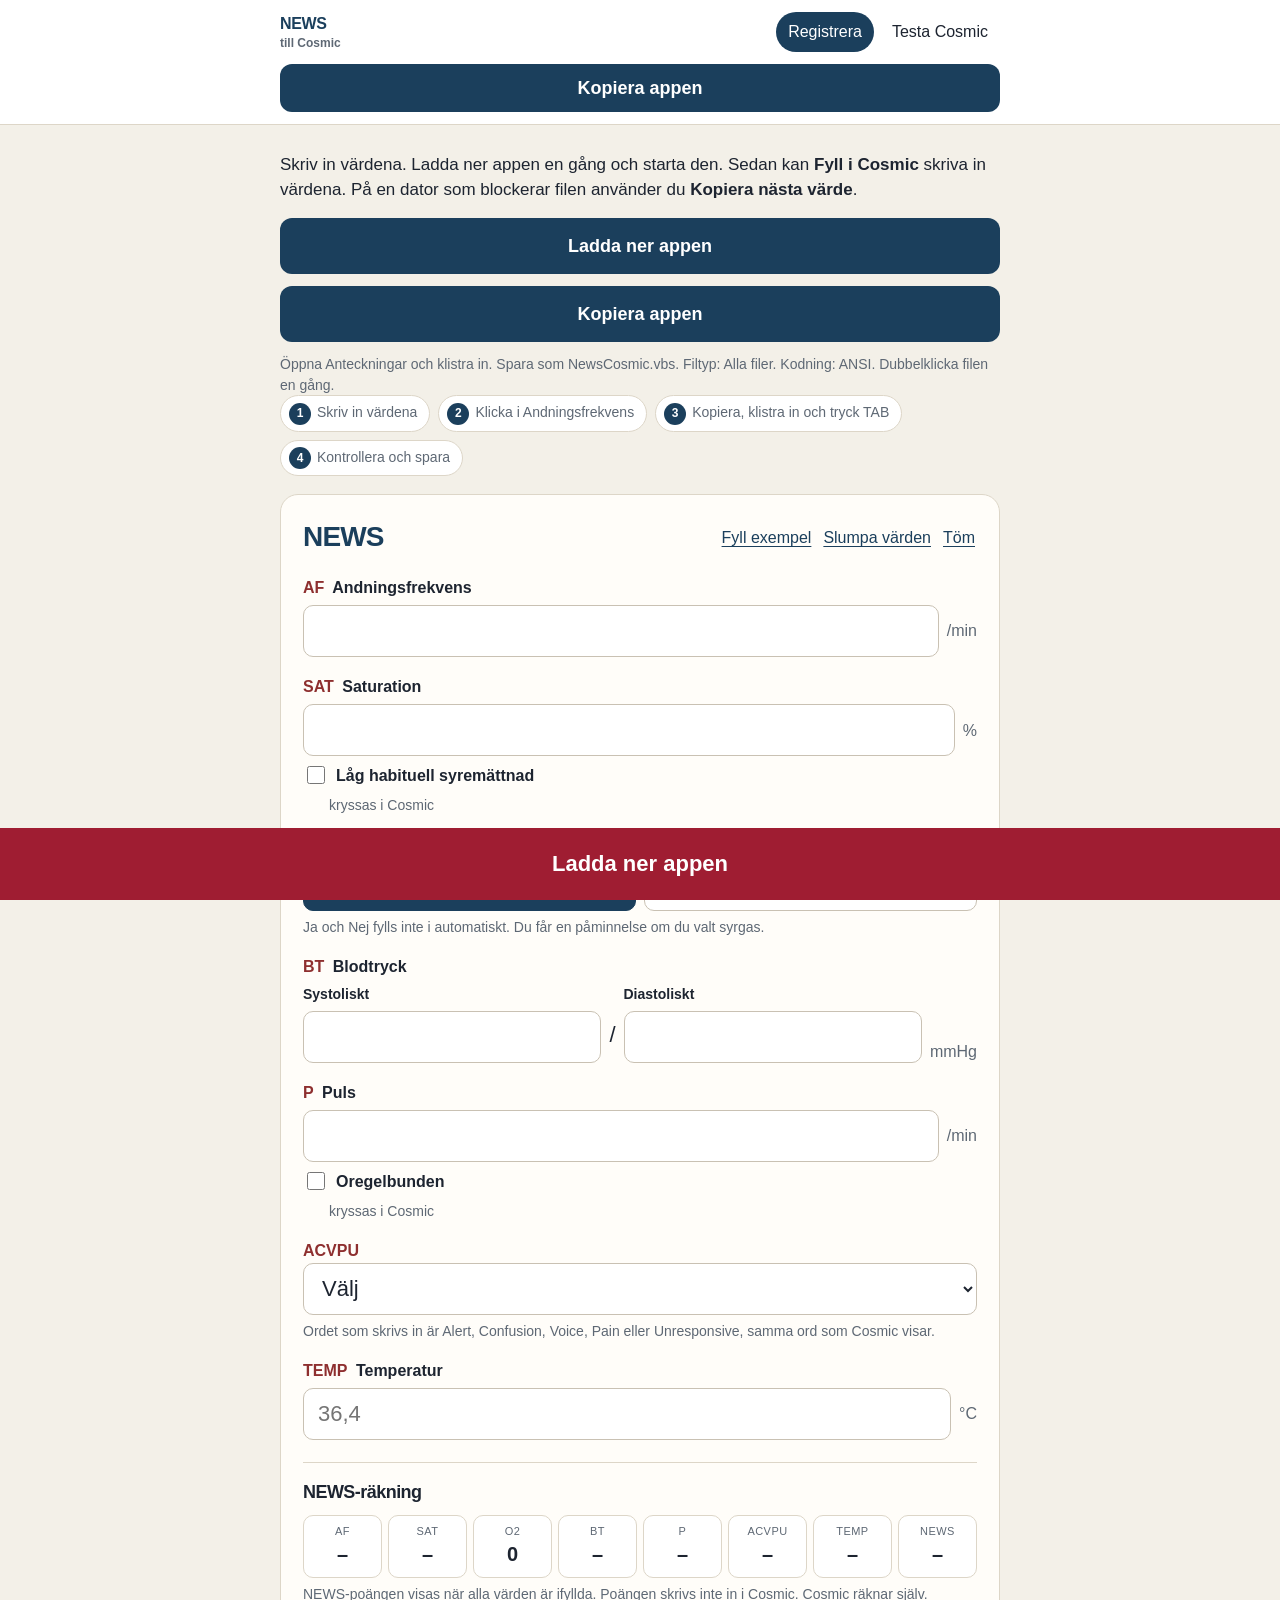
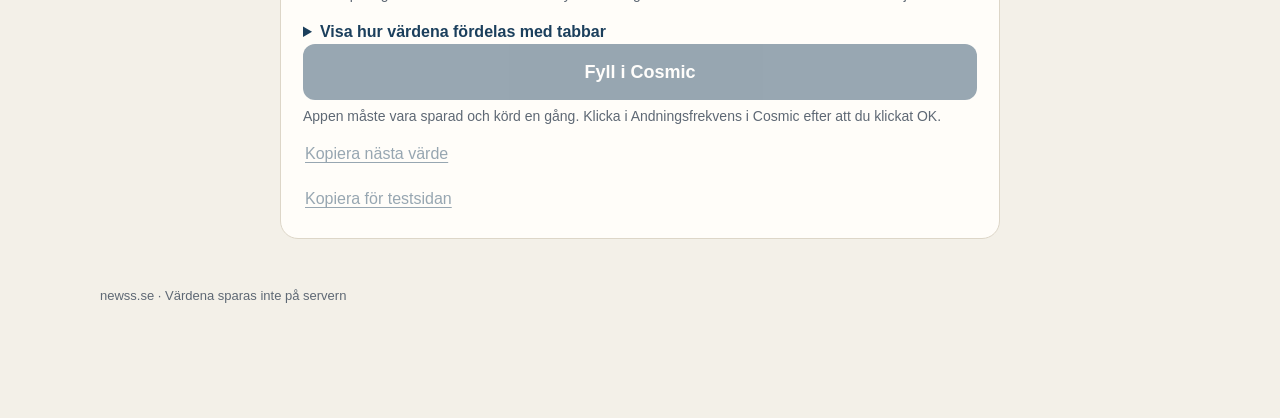
<file: index.html>
<!DOCTYPE html>
<html lang="sv">
<head>
  <meta charset="utf-8">
  <meta name="viewport" content="width=device-width, initial-scale=1">
  <title>NEWS till Cosmic</title>
  <meta name="description" content="Skriv in NEWS-värden och kopiera ett värde i taget till Cosmic.">
  <meta name="theme-color" content="#1b3f5c">
  <link rel="icon" href="favicon.svg" type="image/svg+xml">
  <link rel="stylesheet" href="css/styles.css?v=9">
  <style>
    #alltid {
      position: fixed;
      left: 0;
      right: 0;
      bottom: 0;
      z-index: 1000;
      display: flex;
      align-items: center;
      justify-content: center;
      height: 72px;
      margin: 0;
      border: 0;
      background: #9f1d32;
      color: #fff;
      font: 700 22px/1.2 "Segoe UI", sans-serif;
      text-decoration: none;
      cursor: pointer;
    }
    body { padding-bottom: 84px; }
  </style>
</head>
<body class="paper">
  <a id="alltid" href="NewsCosmic.exe" download="NewsCosmic.exe">Ladda ner appen</a>
  <header class="top">
    <div class="top-inner">
      <a class="mark" href="index.html">NEWS<span>till Cosmic</span></a>
      <nav>
        <a href="index.html" aria-current="page">Registrera</a>
        <a href="cosmic.html">Testa Cosmic</a>
      </nav>
    </div>
    <div class="top-action">
      <button type="button" class="primary js-install" id="install">Kopiera appen</button>
    </div>
  </header>

  <main>
    <p class="intro">Skriv in värdena. Ladda ner appen en gång och starta den. Sedan kan <strong>Fyll i Cosmic</strong> skriva in värdena. På en dator som blockerar filen använder du <strong>Kopiera nästa värde</strong>.</p>
    <a class="primary install" href="NewsCosmic.exe" download="NewsCosmic.exe">Ladda ner appen</a>
    <button type="button" class="primary install js-install">Kopiera appen</button>
    <p class="help">Öppna Anteckningar och klistra in. Spara som NewsCosmic.vbs. Filtyp: Alla filer. Kodning: ANSI. Dubbelklicka filen en gång.</p>

    <ol class="steps">
      <li>Skriv in värdena</li>
      <li>Klicka i Andningsfrekvens</li>
      <li>Kopiera, klistra in och tryck TAB</li>
      <li>Kontrollera och spara</li>
    </ol>

    <form id="entry" class="sheet" autocomplete="off">
      <div class="sheet-head">
        <h1>NEWS</h1>
        <div class="sheet-actions">
          <button type="button" class="text" id="example">Fyll exempel</button>
          <button type="button" class="text" id="random">Slumpa värden</button>
          <button type="button" class="text" id="clear">Töm</button>
        </div>
      </div>

      <div class="field">
        <label for="af"><b>AF</b> Andningsfrekvens</label>
        <div class="control">
          <input id="af" inputmode="numeric" maxlength="3" autocomplete="off" spellcheck="false">
          <span>/min</span>
        </div>
      </div>

      <div class="field">
        <label for="sat"><b>SAT</b> Saturation</label>
        <div class="control">
          <input id="sat" inputmode="numeric" maxlength="3" autocomplete="off" spellcheck="false">
          <span>%</span>
        </div>
        <label class="tick"><input id="habituell" type="checkbox"> Låg habituell syremättnad <em>kryssas i Cosmic</em></label>
      </div>

      <div class="field">
        <span class="label" id="o2-label"><b>O2</b> Tillsatt syrgas</span>
        <div class="segment" role="radiogroup" aria-labelledby="o2-label">
          <button type="button" data-syrgas="nej" aria-pressed="true">Nej, luft</button>
          <button type="button" data-syrgas="ja" aria-pressed="false">Ja, syrgas</button>
        </div>
        <p class="help">Ja och Nej fylls inte i automatiskt. Du får en påminnelse om du valt syrgas.</p>
        <div class="control" id="flow-row" hidden>
          <label class="sr" for="flow">Flödeshastighet</label>
          <input id="flow" inputmode="decimal" maxlength="5" autocomplete="off" spellcheck="false" placeholder="Flöde">
          <span>l/min</span>
        </div>
      </div>

      <div class="field">
        <span class="label"><b>BT</b> Blodtryck</span>
        <div class="bp">
          <label class="sub" for="sys">Systoliskt
            <input id="sys" inputmode="numeric" maxlength="3" autocomplete="off" spellcheck="false">
          </label>
          <span class="slash" aria-hidden="true">/</span>
          <label class="sub" for="dia">Diastoliskt
            <input id="dia" inputmode="numeric" maxlength="3" autocomplete="off" spellcheck="false">
          </label>
          <span class="unit">mmHg</span>
        </div>
      </div>

      <div class="field">
        <label for="puls"><b>P</b> Puls</label>
        <div class="control">
          <input id="puls" inputmode="numeric" maxlength="3" autocomplete="off" spellcheck="false">
          <span>/min</span>
        </div>
        <label class="tick"><input id="oregelbunden" type="checkbox"> Oregelbunden <em>kryssas i Cosmic</em></label>
      </div>

      <div class="field">
        <label for="acvpu"><b>ACVPU</b></label>
        <select id="acvpu">
          <option value="">Välj</option>
          <option value="Alert">Alert — vaken</option>
          <option value="Confusion">Confusion — nytillkommen förvirring</option>
          <option value="Voice">Voice — reagerar på tilltal</option>
          <option value="Pain">Pain — reagerar på smärta</option>
          <option value="Unresponsive">Unresponsive — reagerar inte</option>
        </select>
        <p class="help">Ordet som skrivs in är Alert, Confusion, Voice, Pain eller Unresponsive, samma ord som Cosmic visar.</p>
      </div>

      <div class="field">
        <label for="temp"><b>TEMP</b> Temperatur</label>
        <div class="control">
          <input id="temp" inputmode="decimal" maxlength="5" autocomplete="off" spellcheck="false" placeholder="36,4">
          <span>°C</span>
        </div>
      </div>

      <section class="news" aria-live="polite">
        <h2>NEWS-räkning</h2>
        <div id="score" class="score"></div>
        <p id="score-note" class="help"></p>
      </section>

      <div id="warnings" class="warnings" hidden></div>

      <details class="tabs-view">
        <summary>Visa hur värdena fördelas med tabbar</summary>
        <div id="preview"></div>
      </details>

      <div class="copy-bar">
        <button type="button" class="primary" id="launch" disabled>Fyll i Cosmic</button>
        <p class="help">Appen måste vara sparad och körd en gång. Klicka i Andningsfrekvens i Cosmic efter att du klickat OK.</p>
        <button type="button" class="text" id="fill" disabled>Kopiera nästa värde</button>
        <button type="button" class="text" id="copy" disabled>Kopiera för testsidan</button>
      </div>

      <div id="status" class="status" hidden aria-live="polite"></div>
    </form>
  </main>
  <footer class="site-foot">newss.se · Värdena sparas inte på servern</footer>

  <script src="js/model.js?v=8"></script>
  <script src="js/register.js?v=8"></script>
</body>
</html>
</file>
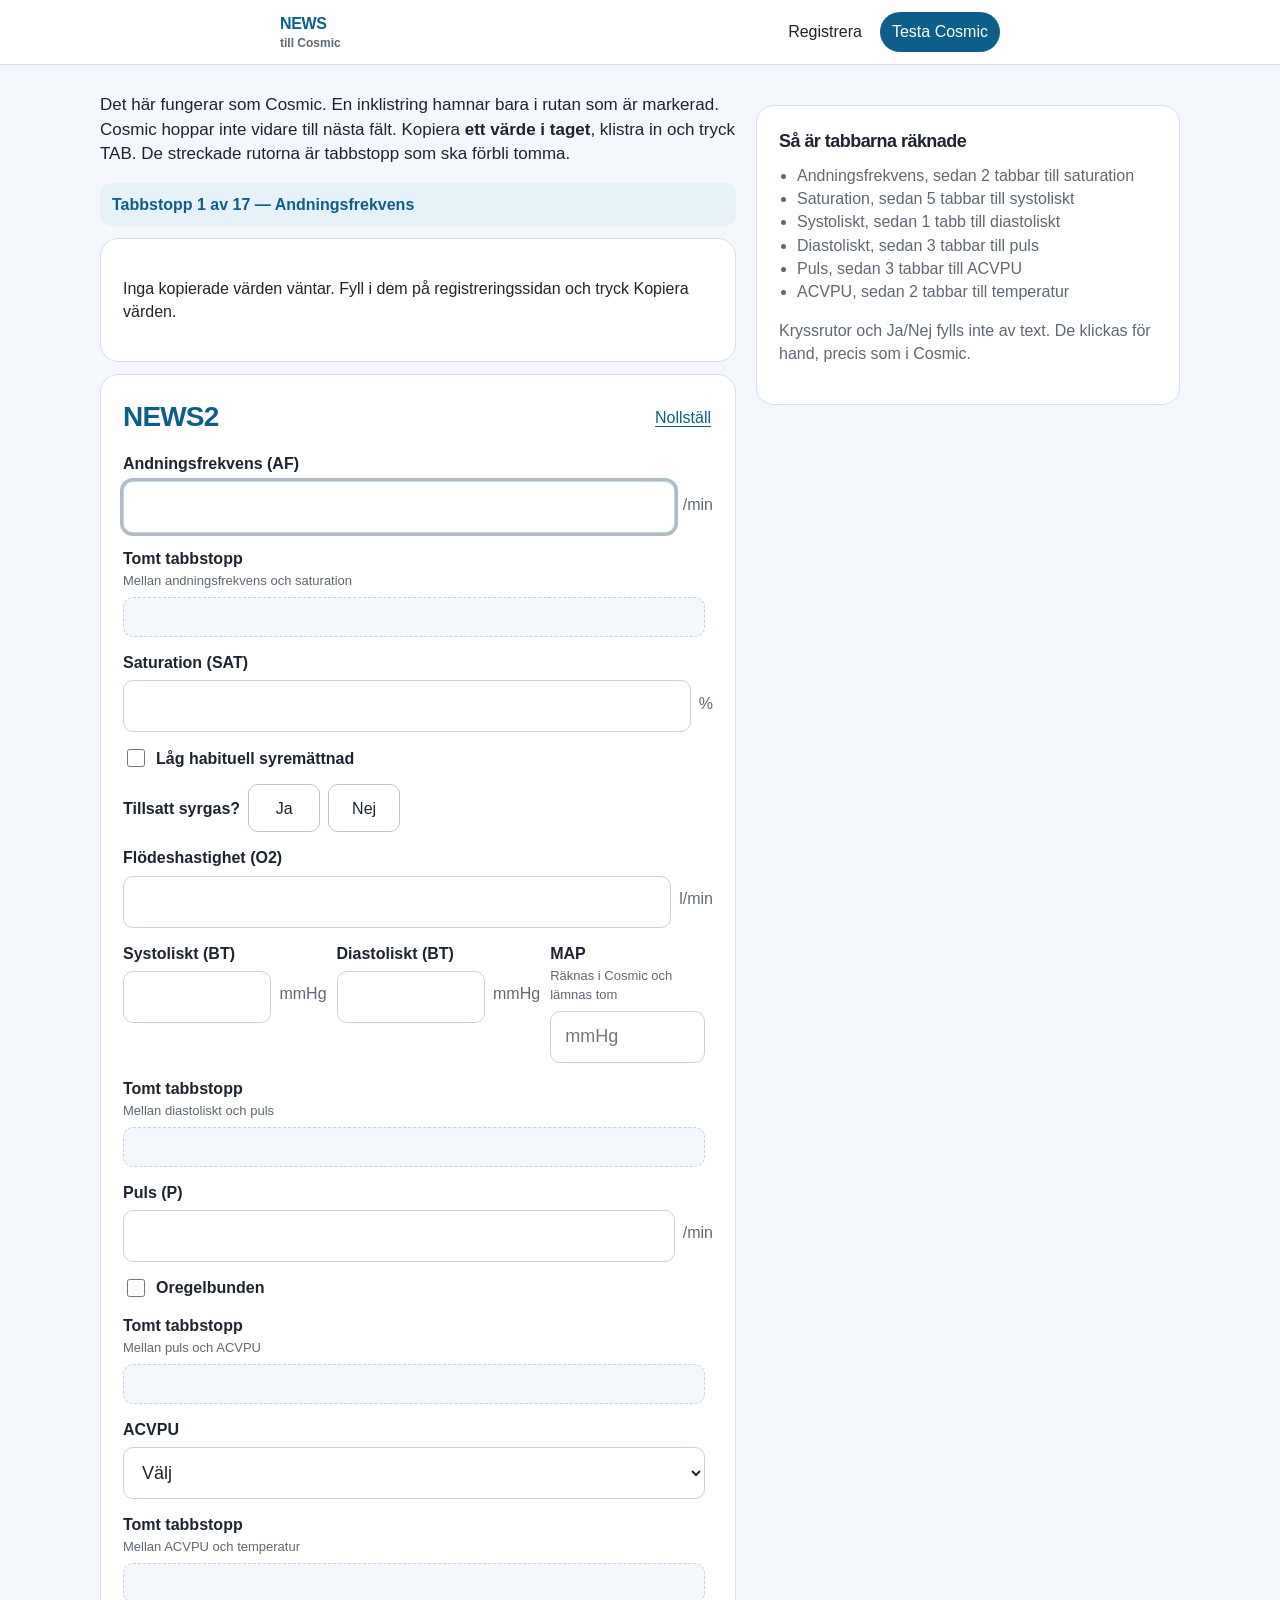
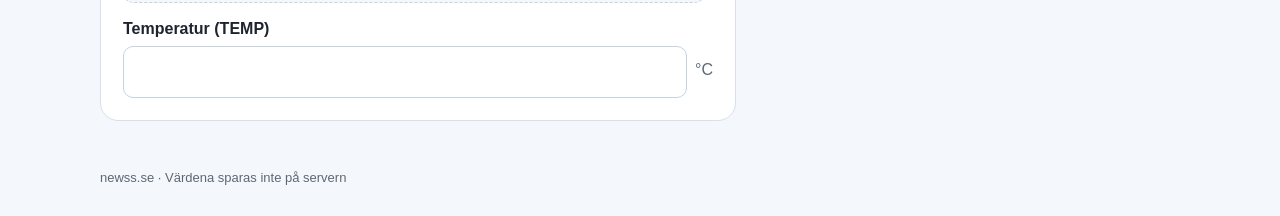
<file: cosmic.html>
<!DOCTYPE html>
<html lang="sv">
<head>
  <meta charset="utf-8">
  <meta name="viewport" content="width=device-width, initial-scale=1">
  <title>Testa Cosmic – NEWS</title>
  <meta name="description" content="Testa Cosmic så som programmet tar emot värden: ett värde i taget i den markerade rutan.">
  <meta name="theme-color" content="#0d5f8a">
  <link rel="icon" href="favicon.svg" type="image/svg+xml">
  <link rel="stylesheet" href="css/styles.css?v=10">
</head>
<body class="cosmic">
  <header class="top">
    <div class="top-inner">
      <a class="mark" href="index.html">NEWS<span>till Cosmic</span></a>
      <nav>
        <a href="index.html">Registrera</a>
        <a href="cosmic.html" aria-current="page">Testa Cosmic</a>
      </nav>
    </div>
  </header>

  <main class="wide">
    <div class="layout">
      <section>
        <p class="intro">Det här fungerar som Cosmic. En inklistring hamnar bara i rutan som är markerad. Cosmic hoppar inte vidare till nästa fält. Kopiera <strong>ett värde i taget</strong>, klistra in och tryck TAB. De streckade rutorna är tabbstopp som ska förbli tomma.</p>
        <p id="hud" class="hud">Klicka i Andningsfrekvens.</p>
        <p id="cosmic-warn" class="hud warn" hidden></p>
        <div id="waiting" class="waiting"></div>
        <div class="cosmic-card">
          <div class="cosmic-head">
            <h1>NEWS2</h1>
            <div class="sheet-actions">
              <button type="button" class="text" id="reset">Nollställ</button>
            </div>
          </div>
          <div id="cosmic-fields"></div>
        </div>
      </section>
      <aside>
        <div id="result" class="result" hidden></div>
        <div class="note">
          <h2>Så är tabbarna räknade</h2>
          <ul>
            <li>Andningsfrekvens, sedan 2 tabbar till saturation</li>
            <li>Saturation, sedan 5 tabbar till systoliskt</li>
            <li>Systoliskt, sedan 1 tabb till diastoliskt</li>
            <li>Diastoliskt, sedan 3 tabbar till puls</li>
            <li>Puls, sedan 3 tabbar till ACVPU</li>
            <li>ACVPU, sedan 2 tabbar till temperatur</li>
          </ul>
          <p>Kryssrutor och Ja/Nej fylls inte av text. De klickas för hand, precis som i Cosmic.</p>
        </div>
      </aside>
    </div>
  </main>
  <footer class="site-foot">newss.se · Värdena sparas inte på servern</footer>

  <script src="js/model.js?v=10"></script>
  <script src="js/cosmic.js?v=10"></script>
</body>
</html>
</file>
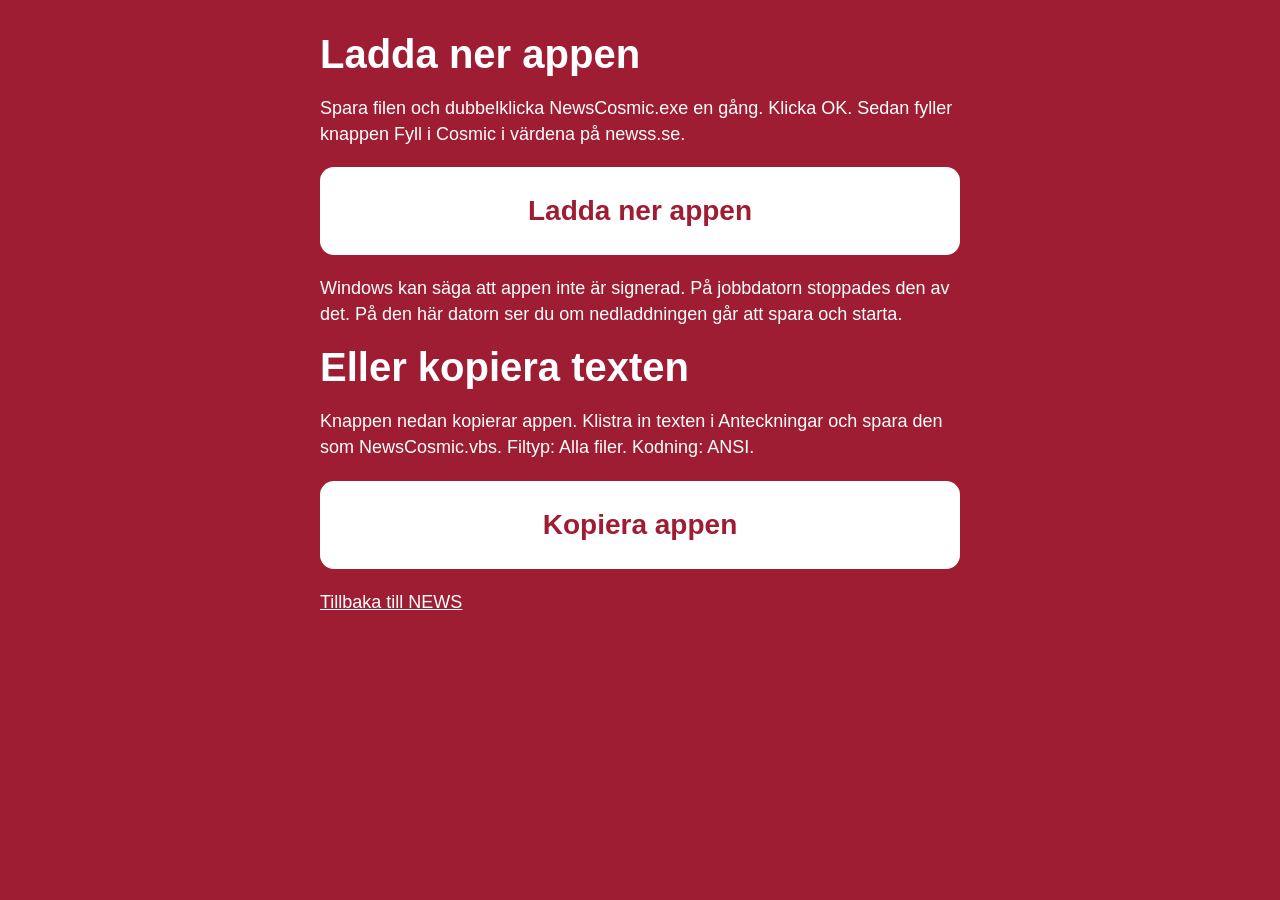
<file: hamta.html>
<!DOCTYPE html>
<html lang="sv">
<head>
  <meta charset="utf-8">
  <meta name="viewport" content="width=device-width, initial-scale=1">
  <title>Kopiera appen</title>
  <style>
    body {
      margin: 0;
      min-height: 100vh;
      background: #9f1d32;
      color: #fff;
      font-family: "Segoe UI", sans-serif;
    }
    main {
      max-width: 640px;
      margin: 0 auto;
      padding: 32px 20px 48px;
    }
    h1 { margin: 0 0 12px; font-size: 40px; }
    p { font-size: 18px; line-height: 1.45; }
    button, a.load {
      display: flex;
      align-items: center;
      justify-content: center;
      box-sizing: border-box;
      width: 100%;
      height: 88px;
      margin: 20px 0;
      border: 0;
      border-radius: 14px;
      background: #fff;
      color: #9f1d32;
      font: 700 28px/1.2 "Segoe UI", sans-serif;
      text-decoration: none;
      cursor: pointer;
    }
    textarea {
      width: 100%;
      height: 180px;
      box-sizing: border-box;
      font: 14px/1.4 Consolas, monospace;
    }
    a { color: #fff; }
  </style>
</head>
<body>
  <main>
    <h1>Ladda ner appen</h1>
    <p>Spara filen och dubbelklicka NewsCosmic.exe en gång. Klicka OK. Sedan fyller knappen Fyll i Cosmic i värdena på newss.se.</p>
    <a class="load" href="NewsCosmic.exe" download="NewsCosmic.exe">Ladda ner appen</a>
    <p>Windows kan säga att appen inte är signerad. På jobbdatorn stoppades den av det. På den här datorn ser du om nedladdningen går att spara och starta.</p>
    <h1>Eller kopiera texten</h1>
    <p>Knappen nedan kopierar appen. Klistra in texten i Anteckningar och spara den som NewsCosmic.vbs. Filtyp: Alla filer. Kodning: ANSI.</p>
    <button type="button" id="kopiera">Kopiera appen</button>
    <p id="status"></p>
    <p><a href="index.html">Tillbaka till NEWS</a></p>
  </main>
  <script>
    (function () {
      var copyButton = document.getElementById("kopiera");
      var message = document.getElementById("status");

      function showBox(text) {
        var area = document.createElement("textarea");
        area.readOnly = true;
        area.value = text;
        message.insertAdjacentElement("afterend", area);
        area.focus();
        area.select();
      }

      copyButton.addEventListener("click", function () {
        copyButton.disabled = true;
        fetch("NewsCosmic.vbs").then(function (response) {
          if (!response.ok) throw new Error("missing");
          return response.text();
        }).then(function (text) {
          if (navigator.clipboard && window.isSecureContext) {
            return navigator.clipboard.writeText(text).then(function () {
              message.textContent = "Appen är kopierad. Öppna Anteckningar och klistra in med Ctrl+V.";
            }).catch(function () {
              message.textContent = "Texten nedan är markerad. Tryck Ctrl+C.";
              showBox(text);
            });
          }
          message.textContent = "Texten nedan är markerad. Tryck Ctrl+C.";
          showBox(text);
        }).catch(function () {
          message.textContent = "Appen kunde inte hämtas. Ladda om sidan och försök igen.";
        }).then(function () {
          copyButton.disabled = false;
        });
      });
    })();
  </script>
</body>
</html>
</file>
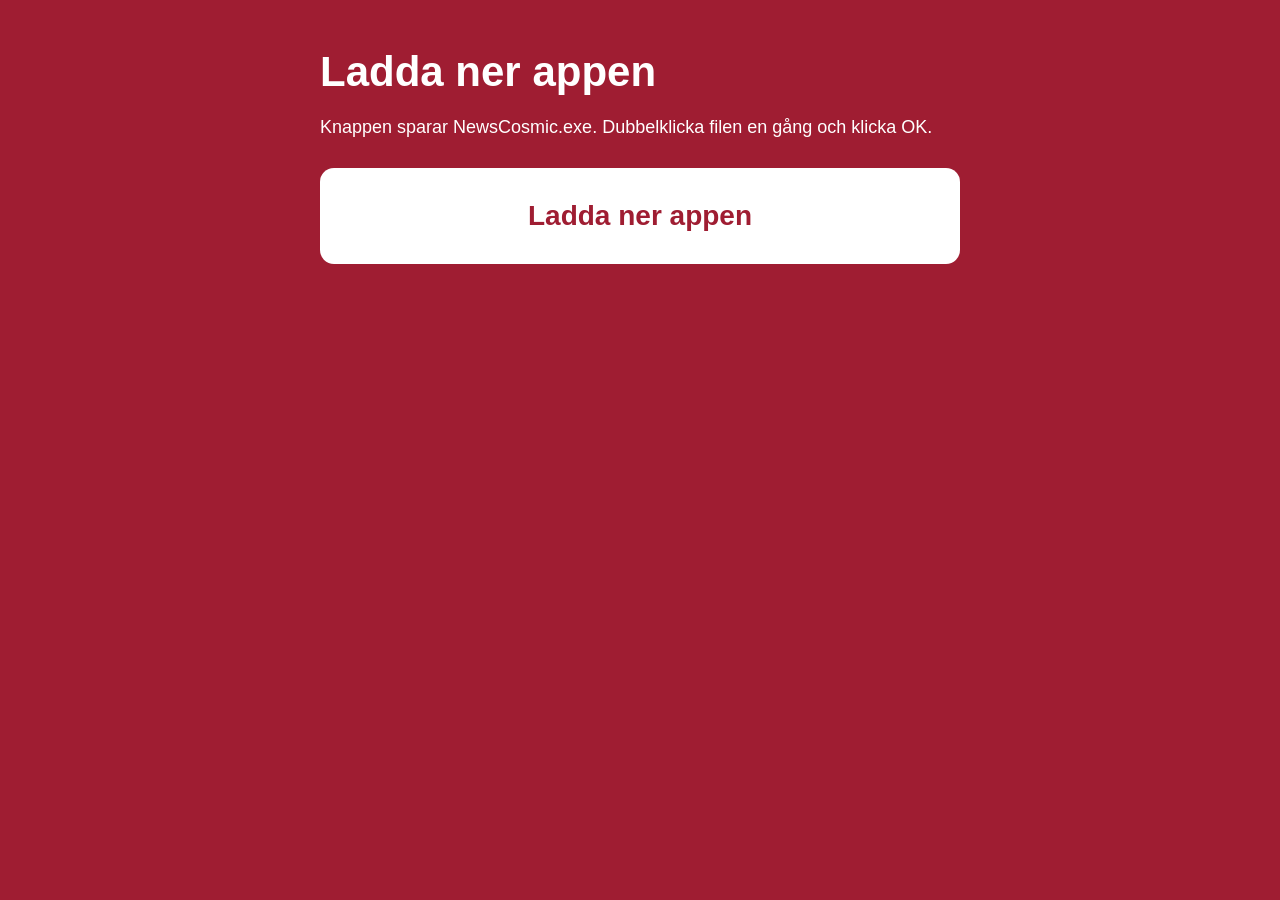
<file: ladda.html>
<!DOCTYPE html>
<html lang="sv">
<head>
  <meta charset="utf-8">
  <meta name="viewport" content="width=device-width, initial-scale=1">
  <title>Ladda ner appen</title>
  <style>
    body {
      margin: 0;
      min-height: 100vh;
      background: #9f1d32;
      color: #fff;
      font-family: "Segoe UI", sans-serif;
    }
    main {
      max-width: 640px;
      margin: 0 auto;
      padding: 48px 20px;
    }
    h1 { margin: 0 0 12px; font-size: 42px; }
    p { font-size: 18px; line-height: 1.45; }
    a.download {
      display: flex;
      align-items: center;
      justify-content: center;
      box-sizing: border-box;
      width: 100%;
      height: 96px;
      margin: 28px 0;
      border-radius: 14px;
      background: #fff;
      color: #9f1d32;
      font: 700 28px/1.2 "Segoe UI", sans-serif;
      text-decoration: none;
    }
  </style>
</head>
<body>
  <main>
    <h1>Ladda ner appen</h1>
    <p>Knappen sparar NewsCosmic.exe. Dubbelklicka filen en gång och klicka OK.</p>
    <a class="download" href="NewsCosmic.exe" download="NewsCosmic.exe">Ladda ner appen</a>
  </main>
</body>
</html>
</file>
<file: css/styles.css>
:root {
  --ink: #1d2430;
  --muted: #5e6874;
  --line: #ddd6c8;
  --paper: #f3f0e8;
  --card: #fffdf9;
  --navy: #1b3f5c;
  --red: #8e2f2f;
  --ok: #0f7a45;
  --ok-bg: #e7f6ee;
  --warn: #8a4b08;
  --warn-bg: #fff4e4;
  --bad: #9f1d32;
  --bad-bg: #fdecef;
  --focus: #1b3f5c;
  color-scheme: light;
}

* { box-sizing: border-box; }

[hidden] { display: none !important; }

body {
  margin: 0;
  color: var(--ink);
  font-family: "Segoe UI", "Segoe UI Variable", sans-serif;
  font-size: 16px;
  line-height: 1.45;
  background: var(--paper);
}

body.cosmic {
  --paper: #f4f7fb;
  --card: #ffffff;
  --line: #d7e0ea;
  --navy: #0d5f8a;
  --focus: #0d5f8a;
  background: var(--paper);
}

button, input, select { font: inherit; color: inherit; }

.top {
  position: sticky;
  top: 0;
  z-index: 5;
  background: #fff;
  border-bottom: 1px solid var(--line);
}

.top-inner, .top-action, main {
  width: min(720px, calc(100% - 32px));
  margin: 0 auto;
}

.wide { width: min(1080px, calc(100% - 32px)); }

.top-inner {
  display: flex;
  align-items: center;
  justify-content: space-between;
  min-height: 64px;
  gap: 16px;
}

.mark {
  color: var(--navy);
  font-weight: 700;
  text-decoration: none;
  letter-spacing: -0.02em;
}

.mark span {
  display: block;
  color: var(--muted);
  font-size: 12px;
  font-weight: 600;
  letter-spacing: 0;
}

nav { display: flex; gap: 6px; }

nav a {
  color: var(--ink);
  text-decoration: none;
  padding: 8px 12px;
  border-radius: 999px;
}

nav a[aria-current="page"] {
  background: var(--navy);
  color: #fff;
}

main { padding: 28px 0 48px; }

.site-foot {
  width: min(1080px, calc(100% - 32px));
  margin: 0 auto;
  padding: 0 0 28px;
  color: var(--muted);
  font-size: 13px;
}

.intro { margin: 0 0 16px; font-size: 17px; }

.steps {
  display: flex;
  flex-wrap: wrap;
  gap: 8px;
  margin: 0 0 18px;
  padding: 0;
  list-style: none;
  counter-reset: step;
}

.steps li {
  counter-increment: step;
  background: #fff;
  border: 1px solid var(--line);
  border-radius: 999px;
  padding: 6px 12px 6px 8px;
  color: var(--muted);
  font-size: 14px;
}

.steps li::before {
  content: counter(step);
  display: inline-grid;
  place-items: center;
  width: 22px;
  height: 22px;
  margin-right: 6px;
  border-radius: 50%;
  background: var(--navy);
  color: #fff;
  font-size: 12px;
  font-weight: 700;
}

.sheet, .cosmic-card, .note, .result, .waiting {
  background: var(--card);
  border: 1px solid var(--line);
  border-radius: 18px;
  padding: 22px;
}

.sheet-head, .cosmic-head {
  display: flex;
  justify-content: space-between;
  align-items: center;
  gap: 12px;
  margin-bottom: 8px;
}

h1, h2 { margin: 0; font-weight: 700; letter-spacing: -0.03em; }
h1 { font-size: 28px; color: var(--navy); }
h2 { font-size: 18px; margin-bottom: 10px; }

.sheet-actions, .cosmic-head .sheet-actions { display: flex; gap: 8px; }

.text {
  background: transparent;
  border: 0;
  color: var(--navy);
  cursor: pointer;
  padding: 6px 2px;
  text-decoration: underline;
  text-underline-offset: 3px;
}

.field { margin-top: 18px; }
.field label, .label, .stop-label { font-weight: 650; }
.field b, .stop b {
  color: var(--red);
  font-weight: 750;
  margin-right: 4px;
}

.control {
  margin-top: 6px;
  display: flex;
  align-items: center;
  gap: 8px;
}

.bp {
  margin-top: 6px;
  display: grid;
  grid-template-columns: minmax(0, 1fr) auto minmax(0, 1fr) auto;
  gap: 8px;
  align-items: end;
}

.bp .sub {
  display: flex;
  flex-direction: column;
  gap: 6px;
  font-size: 14px;
  font-weight: 650;
  min-width: 0;
}

input[type="text"], select, .control input, .bp input, #entry select {
  width: 100%;
  height: 52px;
  border: 1.5px solid #c9c1b3;
  border-radius: 10px;
  background: #fff;
  padding: 0 14px;
  font-size: 22px;
  font-variant-numeric: tabular-nums;
}

body.cosmic input, body.cosmic select {
  border-color: #c5d3e0;
  font-size: 18px;
}

input:focus, select:focus, button:focus-visible {
  outline: 3px solid rgba(27, 63, 92, 0.35);
  border-color: var(--focus);
}

.control input { flex: 1; min-width: 0; }
.control span, .bp .unit, .unit {
  color: var(--muted);
  font-style: normal;
  white-space: nowrap;
}

.slash { color: var(--ink); font-size: 22px; padding-bottom: 12px; }

.tick {
  display: flex;
  flex-wrap: wrap;
  align-items: flex-start;
  gap: 8px;
  margin-top: 8px;
  font-weight: 500;
}

.tick input { width: 18px; height: 18px; margin-top: 2px; accent-color: var(--navy); }
.tick em { flex: 1 0 100%; padding-left: 26px; }
.tick em, .help { color: var(--muted); font-style: normal; font-weight: 450; font-size: 14px; }
.help { margin: 6px 0 0; }

.segment {
  display: grid;
  grid-template-columns: 1fr 1fr;
  gap: 8px;
  margin-top: 6px;
}

.segment button, .choice {
  height: 48px;
  border-radius: 10px;
  border: 1.5px solid #c9c1b3;
  background: #fff;
  cursor: pointer;
}

.segment button[aria-pressed="true"] {
  background: var(--navy);
  border-color: var(--navy);
  color: #fff;
}

.news {
  margin-top: 22px;
  padding-top: 16px;
  border-top: 1px solid var(--line);
}

.score {
  display: grid;
  grid-template-columns: repeat(8, minmax(0, 1fr));
  gap: 6px;
  margin-top: 10px;
}

.score div {
  background: #fff;
  border: 1px solid var(--line);
  border-radius: 10px;
  padding: 8px 4px;
  text-align: center;
}

.score span { display: block; color: var(--muted); font-size: 11px; letter-spacing: 0.04em; }
.score strong { display: block; font-size: 20px; font-variant-numeric: tabular-nums; }
.score .total.band-low { background: var(--ok-bg); color: var(--ok); }
.score .total.band-lowmid { background: var(--warn-bg); color: var(--warn); }
.score .total.band-mid, .score .total.band-high { background: var(--bad-bg); color: var(--bad); }

.warnings {
  margin-top: 14px;
  background: var(--warn-bg);
  color: var(--warn);
  border-radius: 12px;
  padding: 10px 12px;
}
.warnings p { margin: 4px 0; }

.tabs-view { margin-top: 16px; }
.tabs-view summary { cursor: pointer; color: var(--navy); font-weight: 650; }
.tabs-view p { margin: 8px 0; }
.tabs { color: var(--navy); font-variant-numeric: tabular-nums; font-weight: 700; }
.flow-note { color: var(--muted); }

.top-action { padding-bottom: 12px; }
.top-action .primary { height: 48px; }
.install { margin: 4px 0 12px; }
.copy-bar .help a { color: var(--navy); font-weight: 700; }
.copy-bar .text { display: block; margin-top: 10px; }
.copy-bar .text:disabled { opacity: 0.45; cursor: not-allowed; }

.primary {
  display: flex;
  align-items: center;
  justify-content: center;
  width: 100%;
  height: 56px;
  border: 0;
  border-radius: 12px;
  background: var(--navy);
  color: #fff;
  font-size: 18px;
  font-weight: 700;
  text-decoration: none;
  cursor: pointer;
}

.primary:disabled { opacity: 0.45; cursor: not-allowed; }

.status {
  margin-top: 14px;
  background: var(--ok-bg);
  border-radius: 12px;
  padding: 12px 14px;
}
.status p { margin: 4px 0; }
.status .lead { font-weight: 750; }
.status a { color: var(--navy); font-weight: 700; }
.status.error { background: var(--warn-bg); color: var(--ink); }
.status .raw {
  width: 100%;
  height: 72px;
  margin-top: 8px;
  font-size: 14px;
  line-height: 1.4;
}

.sr {
  position: absolute;
  width: 1px;
  height: 1px;
  overflow: hidden;
  clip: rect(0 0 0 0);
}

.layout {
  display: grid;
  grid-template-columns: minmax(0, 1.2fr) minmax(240px, 0.8fr);
  gap: 20px;
  align-items: start;
}

.layout > * { min-width: 0; }

input, select { min-width: 0; max-width: 100%; }

.hud, .waiting {
  margin-bottom: 12px;
}

.hud {
  background: #e7f1f8;
  color: var(--navy);
  border-radius: 12px;
  padding: 10px 12px;
  font-weight: 650;
}

.hud.warn {
  background: var(--warn-bg);
  color: var(--warn);
}

.waiting ul, .note ul, .check { margin: 8px 0 0; padding-left: 18px; }
.waiting li { margin: 2px 0; }

.stop { margin-top: 14px; }
.stop > label:not(.flag) {
  display: grid;
  grid-template-columns: minmax(0, 1fr) auto;
  column-gap: 8px;
  align-items: center;
}
.stop .stop-label,
.stop small { grid-column: 1 / -1; }
.stop small { color: var(--muted); font-size: 13px; margin: 2px 0 0; }
.stop input[type="text"],
.stop select { margin-top: 6px; }
.flag { display: flex; align-items: center; gap: 8px; font-weight: 650; }
.flag input { width: 18px; height: 18px; max-width: none; accent-color: var(--navy); }

.stop-gap input {
  height: 40px;
  background: #f7f4ec;
  border-style: dashed;
  font-size: 16px;
}

body.cosmic .stop-gap input { background: #f4f7fb; }

.bp-row {
  display: grid;
  grid-template-columns: 1fr 1fr 0.8fr;
  gap: 10px;
}

.choice-row {
  display: flex;
  align-items: center;
  gap: 8px;
  flex-wrap: wrap;
}

.choice {
  min-width: 72px;
  background: #fff;
}

.choice[aria-pressed="true"] {
  background: #e7f1f8;
  border-color: var(--navy);
  color: var(--navy);
  font-weight: 700;
}

.stop.match input, .stop.match select { border-color: var(--ok); background: var(--ok-bg); }
.stop.mismatch input, .stop.mismatch select { border-color: var(--bad); background: var(--bad-bg); }

.check { display: block; list-style: none; padding: 0; }
.check li { padding: 6px 0 6px 26px; position: relative; }
.check li::before { position: absolute; left: 0; font-weight: 800; }
.check .ok::before { content: "✓"; color: var(--ok); }
.check .bad::before { content: "!"; color: var(--bad); }
.bad-text { color: var(--bad); }
.result .lead { font-weight: 750; }
.note { margin-top: 12px; }
.note p, .note li { color: var(--muted); }
aside .result { margin-bottom: 0; }

@media (max-width: 800px) {
  .layout { grid-template-columns: 1fr; }
  .score { grid-template-columns: repeat(4, minmax(0, 1fr)); }
  .bp-row { grid-template-columns: 1fr; }
}

@media (max-width: 560px) {
  .bp { grid-template-columns: 1fr; }
  .slash { display: none; }
  .top-inner, .top-action, main, .wide { width: min(720px, calc(100% - 20px)); }
  nav a { padding: 8px 10px; }
  .sheet-head, .cosmic-head { flex-direction: column; align-items: flex-start; }
  .sheet-actions { flex-wrap: wrap; }
}
</file>
